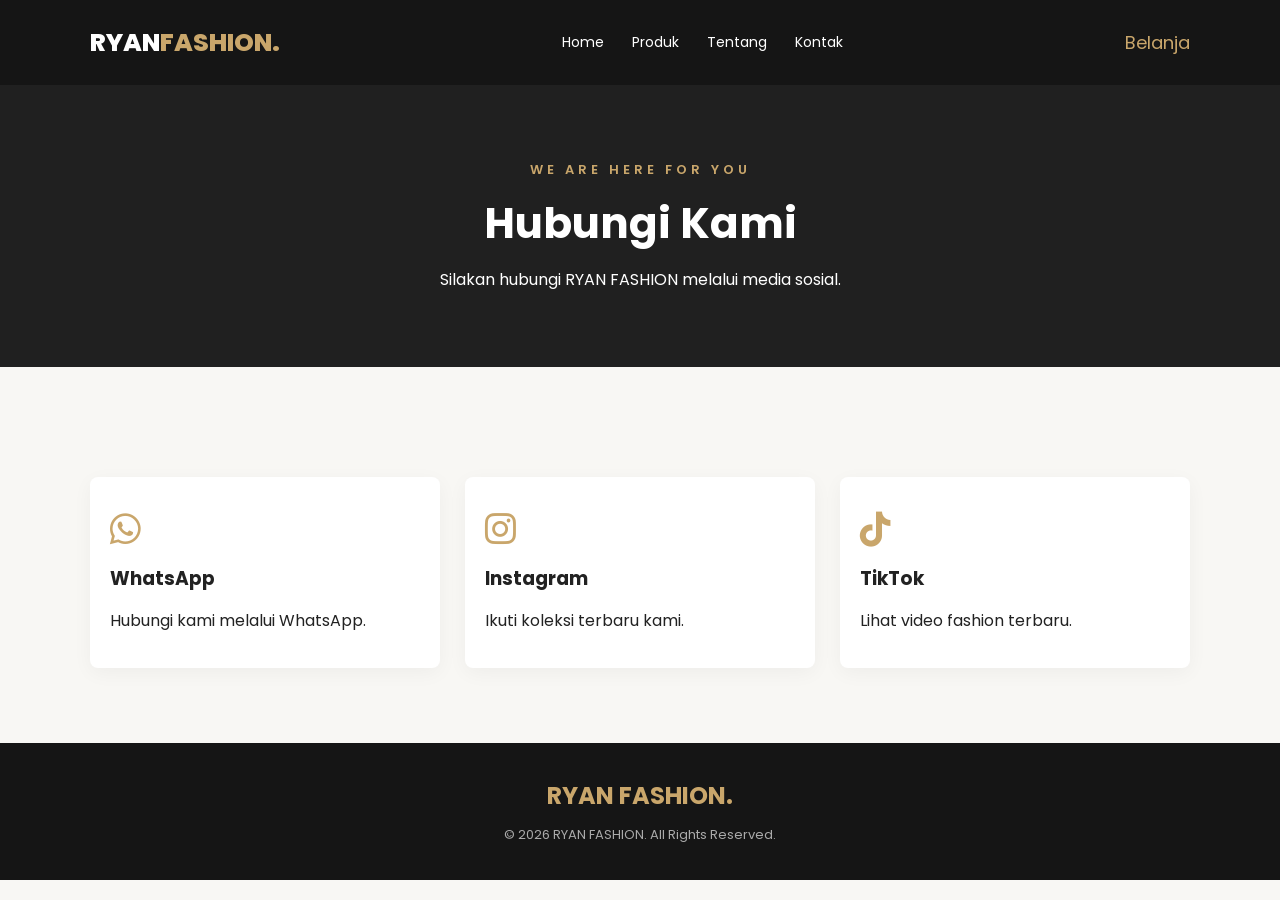
<file: kontak.html>
<!DOCTYPE html>
<html lang="id">
<head>
  <meta charset="UTF-8">
  <meta name="viewport" content="width=device-width, initial-scale=1.0">
  <title>Kontak | RYAN FASHION</title>
  <link rel="stylesheet" href="style.css">
  <link rel="stylesheet" href="https://cdnjs.cloudflare.com/ajax/libs/font-awesome/6.5.0/css/all.min.css">
</head>
<body>

<header>
  <a href="index.html" class="logo">RYAN<span>FASHION.</span></a>
  <nav>
    <a href="index.html">Home</a>
    <a href="produk.html">Produk</a>
    <a href="tentang.html">Tentang</a>
    <a href="kontak.html">Kontak</a>
  </nav>
  <a href="produk.html" class="cart">Belanja</a>
</header>

<section class="page-heading">
  <p>WE ARE HERE FOR YOU</p>
  <h1>Hubungi Kami</h1>
  <p>Silakan hubungi RYAN FASHION melalui media sosial.</p>
</section>

<section class="section">
  <div class="contact-grid">
    <a href="https://wa.me/6281234567890" class="contact-card">
      <i class="fa-brands fa-whatsapp"></i>
      <h3>WhatsApp</h3>
      <p>Hubungi kami melalui WhatsApp.</p>
    </a>
    <a href="https://instagram.com/" class="contact-card">
      <i class="fa-brands fa-instagram"></i>
      <h3>Instagram</h3>
      <p>Ikuti koleksi terbaru kami.</p>
    </a>
    <a href="https://tiktok.com/" class="contact-card">
      <i class="fa-brands fa-tiktok"></i>
      <h3>TikTok</h3>
      <p>Lihat video fashion terbaru.</p>
    </a>
  </div>
</section>

<footer>
  <h2>RYAN FASHION.</h2>
  <p>© 2026 RYAN FASHION. All Rights Reserved.</p>
</footer>
</body>
</html>
</file>
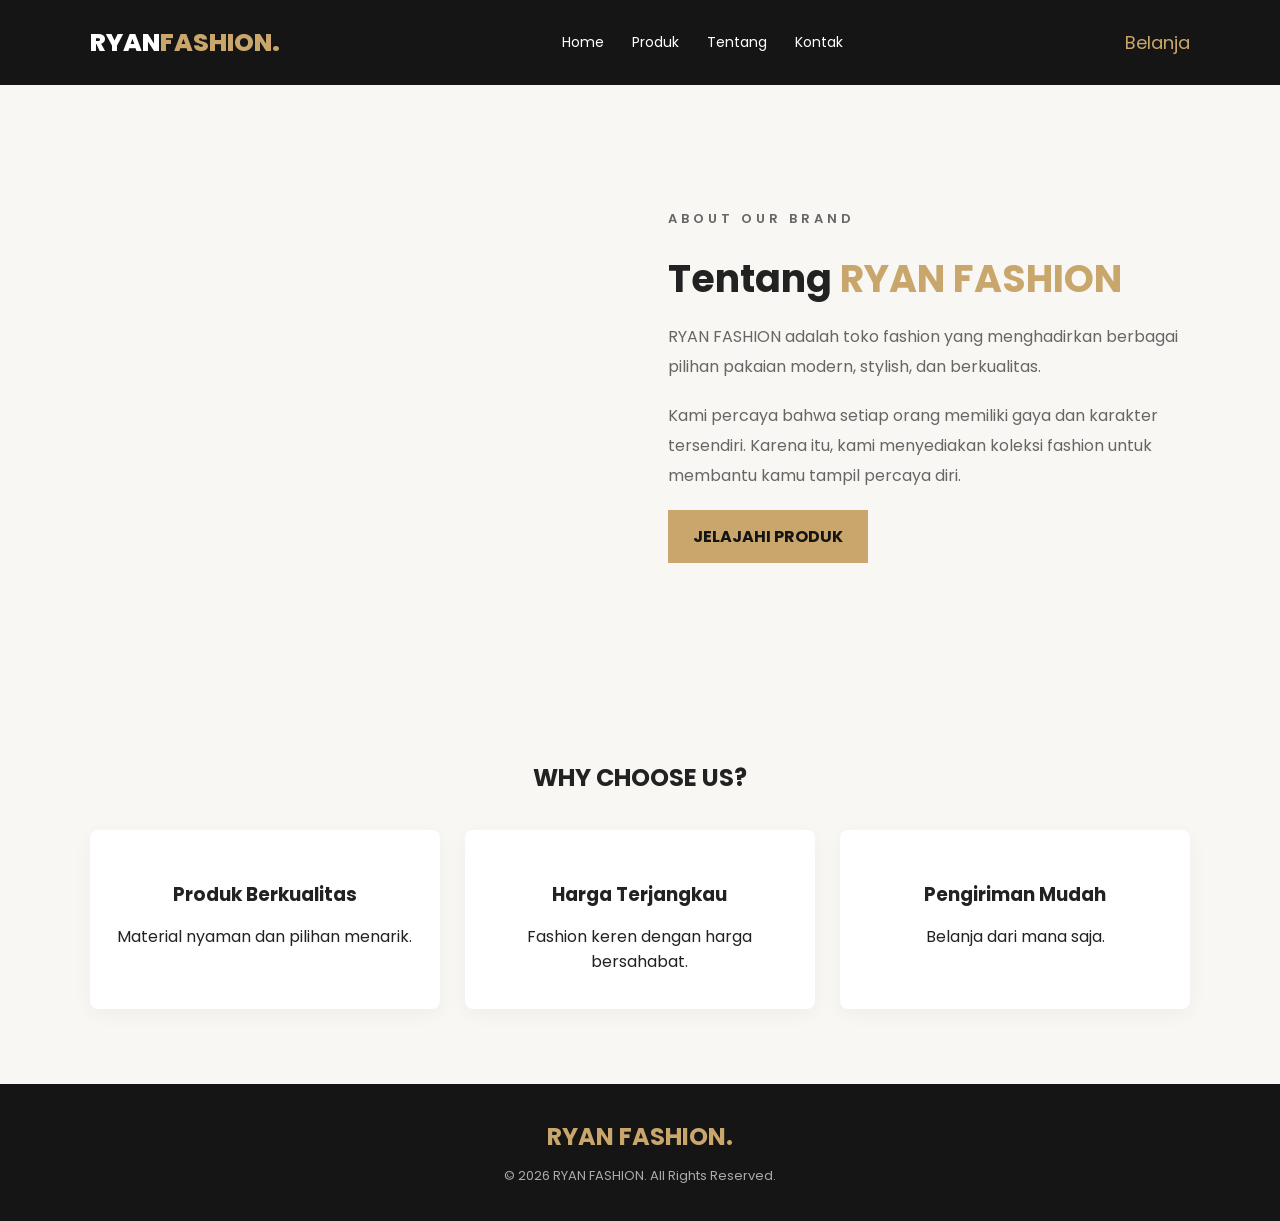
<file: tentang.html>
<!DOCTYPE html>
<html lang="id">
<head>
  <meta charset="UTF-8">
  <meta name="viewport" content="width=device-width, initial-scale=1.0">
  <title>Tentang Kami | RYAN FASHION</title>
  <link rel="stylesheet" href="style.css">
</head>
<body>

<header>
  <a href="index.html" class="logo">RYAN<span>FASHION.</span></a>
  <nav>
    <a href="index.html">Home</a>
    <a href="produk.html">Produk</a>
    <a href="tentang.html">Tentang</a>
    <a href="kontak.html">Kontak</a>
  </nav>
  <a href="produk.html" class="cart">Belanja</a>
</header>

<section class="about">
  <div class="about-image"></div>
  <div class="about-content">
    <p class="eyebrow">ABOUT OUR BRAND</p>
    <h1>Tentang <span>RYAN FASHION</span></h1>
    <p>RYAN FASHION adalah toko fashion yang
    menghadirkan berbagai pilihan pakaian
    modern, stylish, dan berkualitas.</p>
    <p>Kami percaya bahwa setiap orang memiliki
    gaya dan karakter tersendiri. Karena itu,
    kami menyediakan koleksi fashion untuk
    membantu kamu tampil percaya diri.</p>
    <a href="produk.html" class="btn">JELAJAHI PRODUK</a>
  </div>
</section>

<section class="section center">
  <h2>WHY CHOOSE US?</h2>
  <div class="features">
    <div><i class="fa-solid fa-shirt"></i><h3>Produk Berkualitas</h3><p>Material nyaman dan pilihan menarik.</p></div>
    <div><i class="fa-solid fa-tags"></i><h3>Harga Terjangkau</h3><p>Fashion keren dengan harga bersahabat.</p></div>
    <div><i class="fa-solid fa-truck"></i><h3>Pengiriman Mudah</h3><p>Belanja dari mana saja.</p></div>
  </div>
</section>

<footer>
  <h2>RYAN FASHION.</h2>
  <p>© 2026 RYAN FASHION. All Rights Reserved.</p>
</footer>
</body>
</html>
</file>
<file: style.css>
@import url('https://fonts.googleapis.com/css2?family=Poppins:wght@300;400;500;600;700;800&display=swap');

* {
  margin: 0;
  padding: 0;
  box-sizing: border-box;
}

body {
  font-family: 'Poppins', sans-serif;
  background: #f8f7f4;
  color: #222;
}

header {
  min-height: 85px;
  padding: 18px 7%;
  display: flex;
  align-items: center;
  justify-content: space-between;
  background: #151515;
  color: white;
  position: sticky;
  top: 0;
  z-index: 100;
}

.logo {
  font-size: 25px;
  font-weight: 800;
  color: white;
  text-decoration: none;
}

.logo span {
  color: #c9a66b;
}

nav {
  display: flex;
  gap: 28px;
}

nav a {
  text-decoration: none;
  color: white;
  font-size: 14px;
  transition: .3s;
}

nav a:hover {
  color: #c9a66b;
}

.cart {
  color: #c9a66b;
  text-decoration: none;
  font-size: 18px;
}

.cart span {
  background: #c9a66b;
  color: #111;
  padding: 2px 7px;
  border-radius: 50%;
  font-size: 12px;
}

.hero {
  min-height: 570px;
  display: flex;
  align-items: center;
  padding: 60px 9%;
  color: white;
  background:
    linear-gradient(90deg, rgba(0,0,0,.8), rgba(0,0,0,.15)),
    url('https://images.unsplash.com/photo-1441986300917-64674bd600d8?w=1600') center/cover;
}

.hero-content {
  max-width: 570px;
}

.eyebrow,
.page-heading p:first-child {
  color: #c9a66b;
  letter-spacing: 4px;
  font-size: 13px;
  font-weight: 600;
}

.hero h1 {
  font-size: clamp(42px, 6vw, 70px);
  line-height: 1.2;
  margin: 20px 0;
}

.hero h1 span,
.about-content h1 span {
  color: #c9a66b;
}

.hero-content > p:not(.eyebrow) {
  color: #ddd;
  line-height: 1.8;
  margin-bottom: 30px;
}

.btn {
  display: inline-block;
  border: none;
  background: #c9a66b;
  color: #151515;
  padding: 14px 25px;
  text-decoration: none;
  font-weight: 700;
  cursor: pointer;
  transition: .3s;
  font-family: inherit;
}

.btn:hover {
  background: #151515;
  color: white;
}

.section {
  padding: 75px 7%;
}

.section-title,
.center {
  text-align: center;
}

.section-title p {
  color: #b28c4d;
  letter-spacing: 3px;
  font-size: 12px;
}

.section-title h2 {
  font-size: 34px;
  margin: 10px 0 35px;
}

.product-grid {
  display: grid;
  grid-template-columns: repeat(4, 1fr);
  gap: 25px;
}

.product-card {
  background: white;
  overflow: hidden;
  border-radius: 5px;
  box-shadow: 0 5px 20px #0000000b;
  transition: .3s;
}

.product-card:hover {
  transform: translateY(-7px);
  box-shadow: 0 12px 25px #00000015;
}

.product-card img {
  width: 100%;
  height: 270px;
  object-fit: cover;
  display: block;
}

.product-info {
  padding: 17px;
}

.product-info small {
  color: #a17e42;
}

.product-info h3 {
  font-size: 16px;
  margin: 8px 0;
}

.price {
  color: #a17e42;
  font-weight: 700;
  margin-bottom: 12px;
}

.add-cart {
  width: 100%;
  padding: 11px;
  background: #171717;
  color: white;
  border: none;
  cursor: pointer;
  font-family: inherit;
}

.add-cart:hover {
  background: #c9a66b;
  color: #111;
}

.center .btn {
  margin-top: 35px;
}

.promo {
  background: #171717;
  color: white;
  text-align: center;
  padding: 85px 20px;
}

.promo > p {
  color: #c9a66b;
  letter-spacing: 4px;
}

.promo h2 {
  font-size: 35px;
  margin: 20px 0 30px;
}

.page-heading {
  text-align: center;
  padding: 75px 20px;
  background: #202020;
  color: white;
}

.page-heading h1 {
  font-size: 42px;
  margin: 12px 0;
}

.search-box {
  max-width: 500px;
  margin: 0 auto 30px;
  display: flex;
  background: white;
  padding: 15px;
  border: 1px solid #ddd;
}

.search-box input {
  border: none;
  outline: none;
  flex: 1;
  font-family: inherit;
}

.filters {
  display: flex;
  justify-content: center;
  flex-wrap: wrap;
  gap: 12px;
  margin-bottom: 35px;
}

.filter {
  border: 1px solid #c9a66b;
  padding: 9px 20px;
  background: transparent;
  cursor: pointer;
  font-family: inherit;
}

.filter.active,
.filter:hover {
  background: #c9a66b;
}

.cart-panel {
  background: white;
  padding: 30px;
  margin-top: 65px;
  border-radius: 8px;
}

.cart-panel h2 {
  margin-bottom: 20px;
}

.cart-row {
  display: flex;
  justify-content: space-between;
  gap: 15px;
  padding: 13px 0;
  border-bottom: 1px solid #eee;
}

.cart-row button {
  border: none;
  background: none;
  color: #b33;
  cursor: pointer;
}

#cartTotal {
  margin: 20px 0;
}

.about {
  display: grid;
  grid-template-columns: 1fr 1fr;
  gap: 55px;
  align-items: center;
  padding: 75px 8%;
}

.about-image {
  min-height: 450px;
  background: url('https://images.unsplash.com/photo-1483985988355-763728e1935b?w=1000') center/cover;
}

.about-content h1 {
  font-size: 38px;
  margin: 15px 0;
}

.about-content p {
  line-height: 1.9;
  margin-bottom: 18px;
  color: #666;
}

.features,
.contact-grid {
  display: grid;
  grid-template-columns: repeat(3, 1fr);
  gap: 25px;
  margin-top: 35px;
}

.features > div,
.contact-card {
  background: white;
  padding: 35px 20px;
  border-radius: 8px;
  box-shadow: 0 5px 20px #0000000b;
}

.features i,
.contact-card i {
  font-size: 35px;
  color: #c9a66b;
}

.features h3,
.contact-card h3 {
  margin: 15px 0;
}

.contact-card {
  text-decoration: none;
  color: #222;
  transition: .3s;
}

.contact-card:hover {
  transform: translateY(-7px);
}

footer {
  text-align: center;
  background: #151515;
  color: white;
  padding: 35px 15px;
}

footer h2 {
  color: #c9a66b;
  margin-bottom: 12px;
}

footer p {
  color: #aaa;
  font-size: 13px;
}

@media(max-width: 900px) {
  .product-grid {
    grid-template-columns: repeat(2, 1fr);
  }
  .about {
    grid-template-columns: 1fr;
  }
}

@media(max-width: 600px) {
  header {
    padding: 15px 4%;
    flex-wrap: wrap;
    gap: 15px;
  }
  .logo {
    font-size: 20px;
  }
  nav {
    order: 3;
    width: 100%;
    justify-content: center;
    gap: 16px;
  }
  nav a {
    font-size: 12px;
  }
  .hero {
    min-height: 470px;
  }
  .product-grid {
    gap: 12px;
  }
  .product-card img {
    height: 190px;
  }
  .product-info {
    padding: 12px;
  }
  .features,
  .contact-grid {
    grid-template-columns: 1fr;
  }
  .page-heading h1 {
    font-size: 32px;
  }
}
</file>
